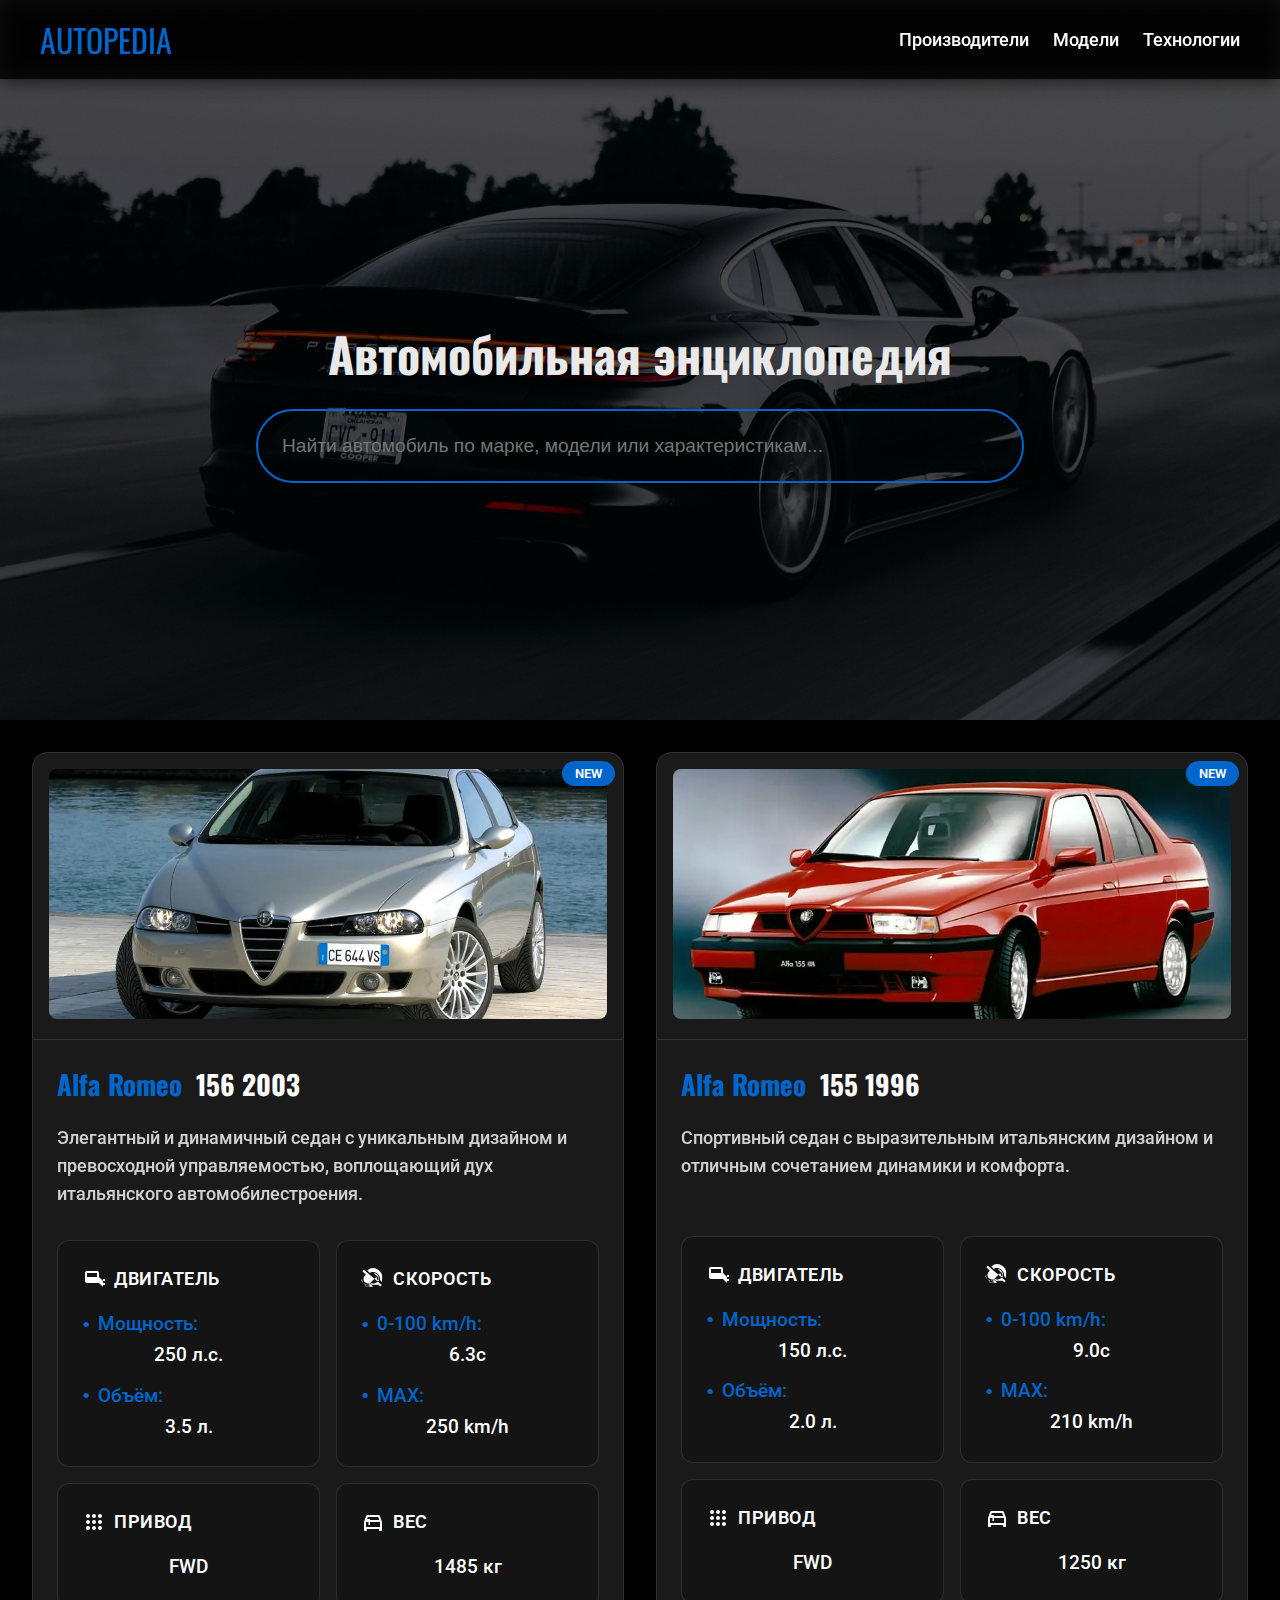
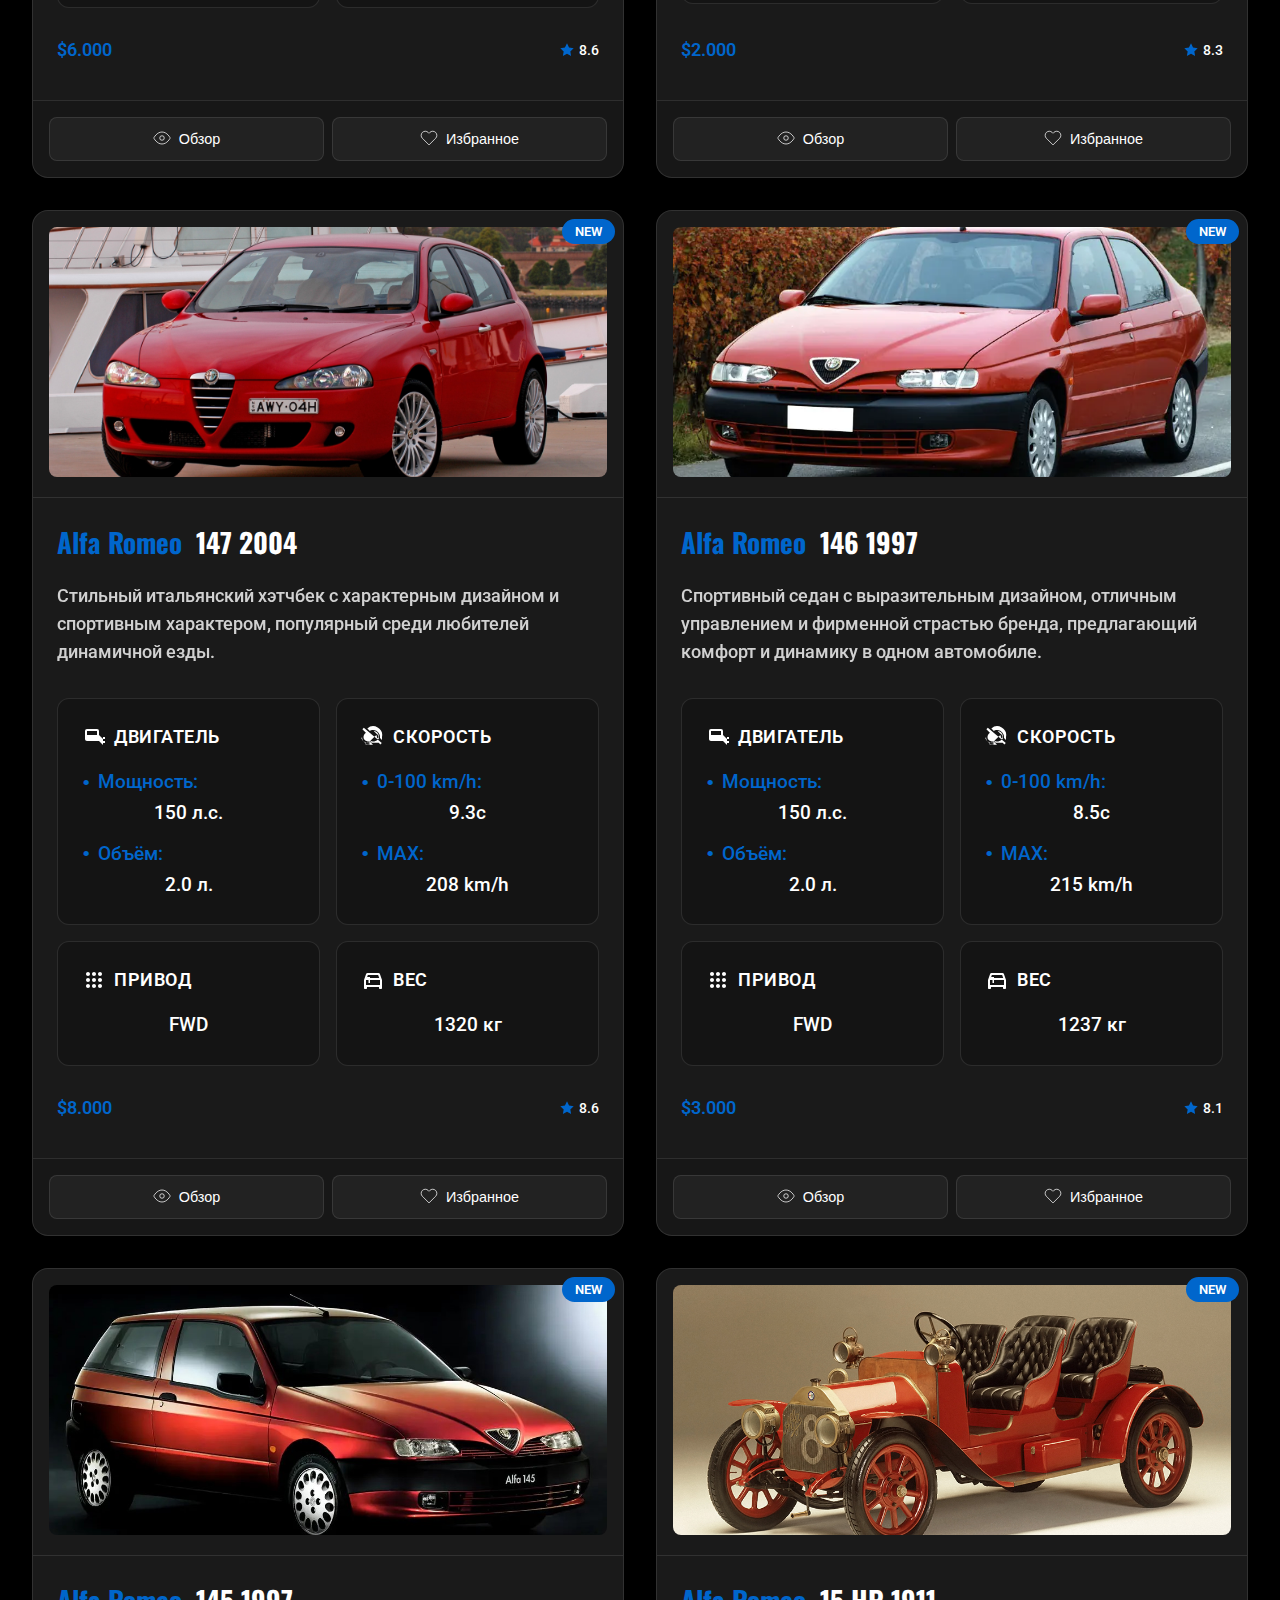
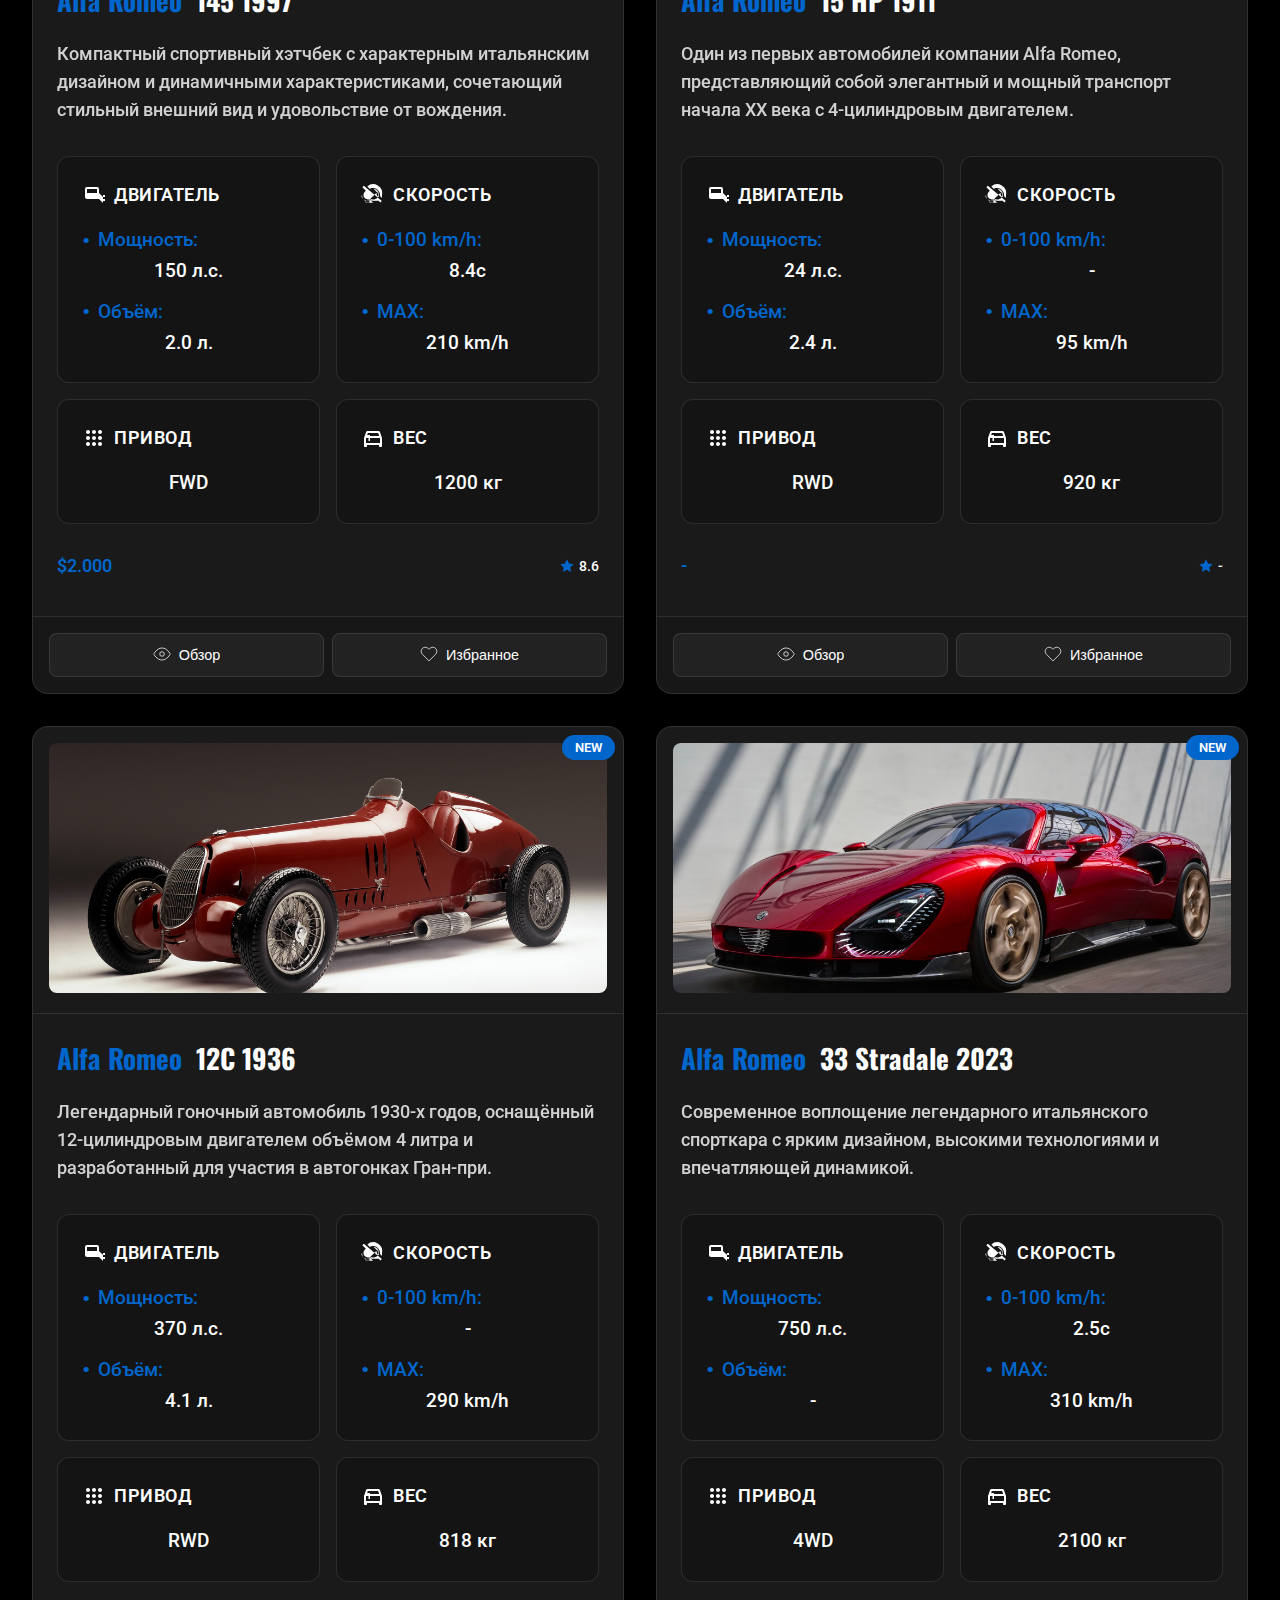
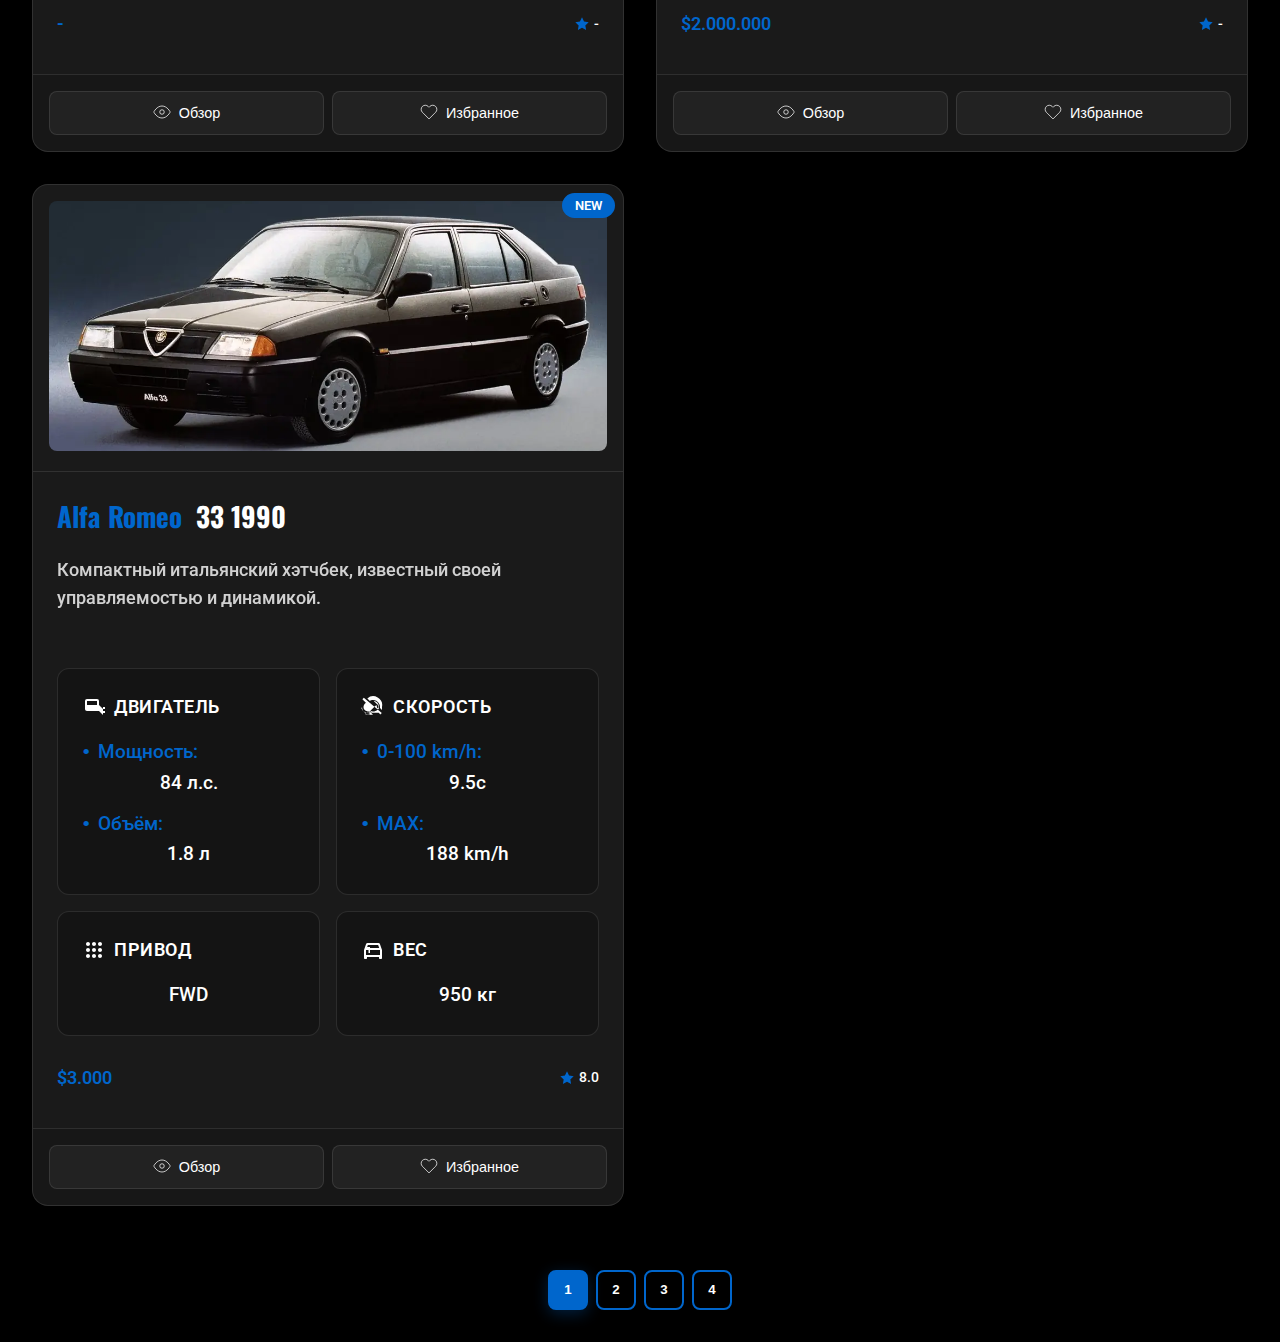
<file: index.html>
<!DOCTYPE html>
<html lang="ru">
<head>
    <meta charset="UTF-8">
    <meta name="viewport" content="width=device-width, initial-scale=1.0">
    <title>AutoPedia - Автомобильная энциклопедия</title>
    <link rel="stylesheet" href="css/style.css">
    <link href="https://fonts.googleapis.com/css2?family=Oswald:wght@400;600&family=Roboto:wght@300;400;500&display=swap" rel="stylesheet">
    <link rel="preconnect" href="https://fonts.googleapis.com">
    <link rel="preconnect" href="https://fonts.gstatic.com" crossorigin>
    <link href="https://fonts.googleapis.com/css2?family=Oswald:wght@200..700&family=Roboto:ital,wght@0,100..900;1,100..900&family=Source+Serif+4:ital,opsz,wght@0,8..60,200..900;1,8..60,200..900&display=swap" rel="stylesheet">
</head>
<body>
    <header class="header">
        <nav class="nav">
            <a href="#" class="logo">AUTOPEDIA</a>
            <div class="nav-links">
                <div class="nav-item with-mega-menu">
                    <a href="#manufacturers" class="nav-link">Производители</a>
                    <div class="mega-menu">
                        <div class="manufacturers-list"></div>
                        <div class="manufacturer-detail" style="display: none;">
                            <button class="back-button">← Назад</button>
                            <div class="brand-content"></div>
                        </div>
                    </div>
                </div>
                <a href="#models" class="nav-link">Модели</a>
                <a href="#tech" class="nav-link">Технологии</a>
            </div>
        </nav>
    </header>

    <section class="hero">
        <div class="search-container">
            <h1>Автомобильная энциклопедия</h1>
            <input type="text" class="search-input" placeholder="Найти автомобиль по марке, модели или характеристикам...">
        </div>
    </section>

    <main class="catalog-grid" id="catalog"></main>

    <div class="pagination">
        <div id="pageNumbers" class="page-numbers"></div>
    </div>

    <script src="js/main.js"></script>
</body>
</html>
</file>
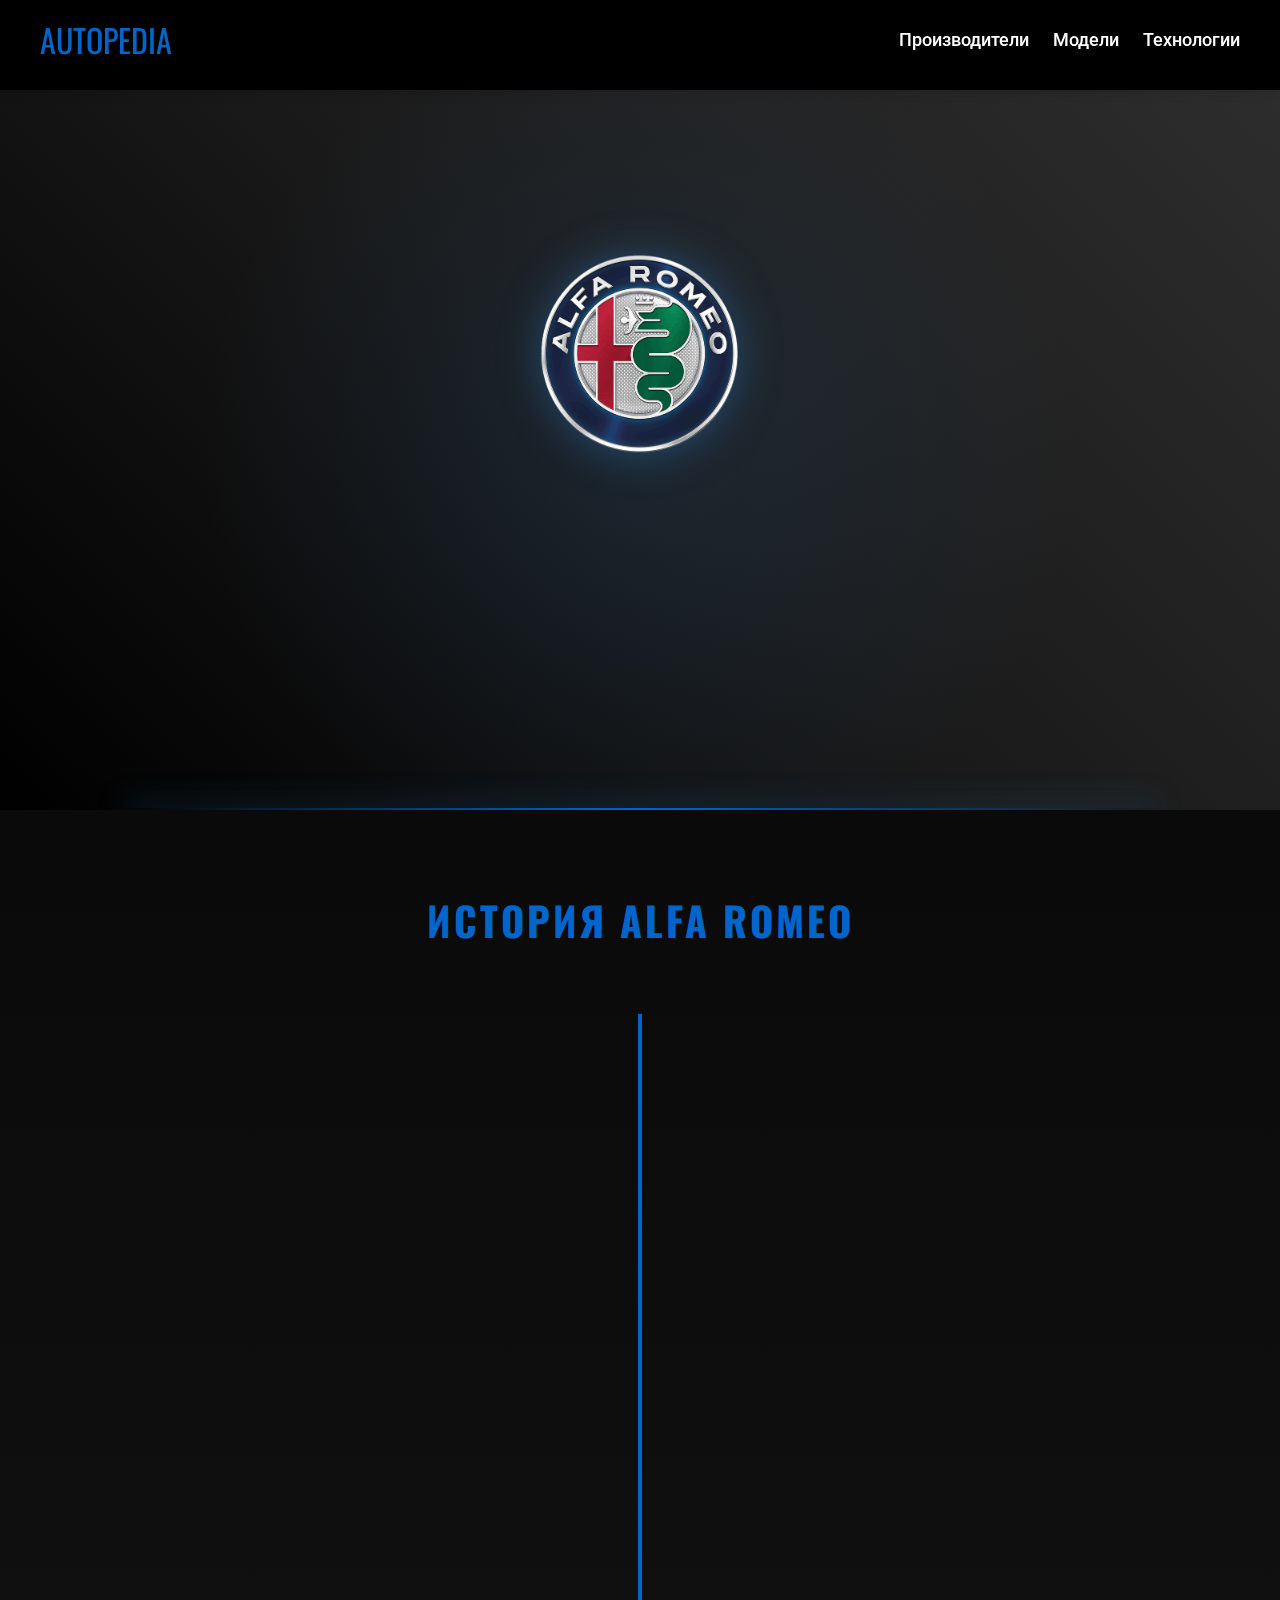
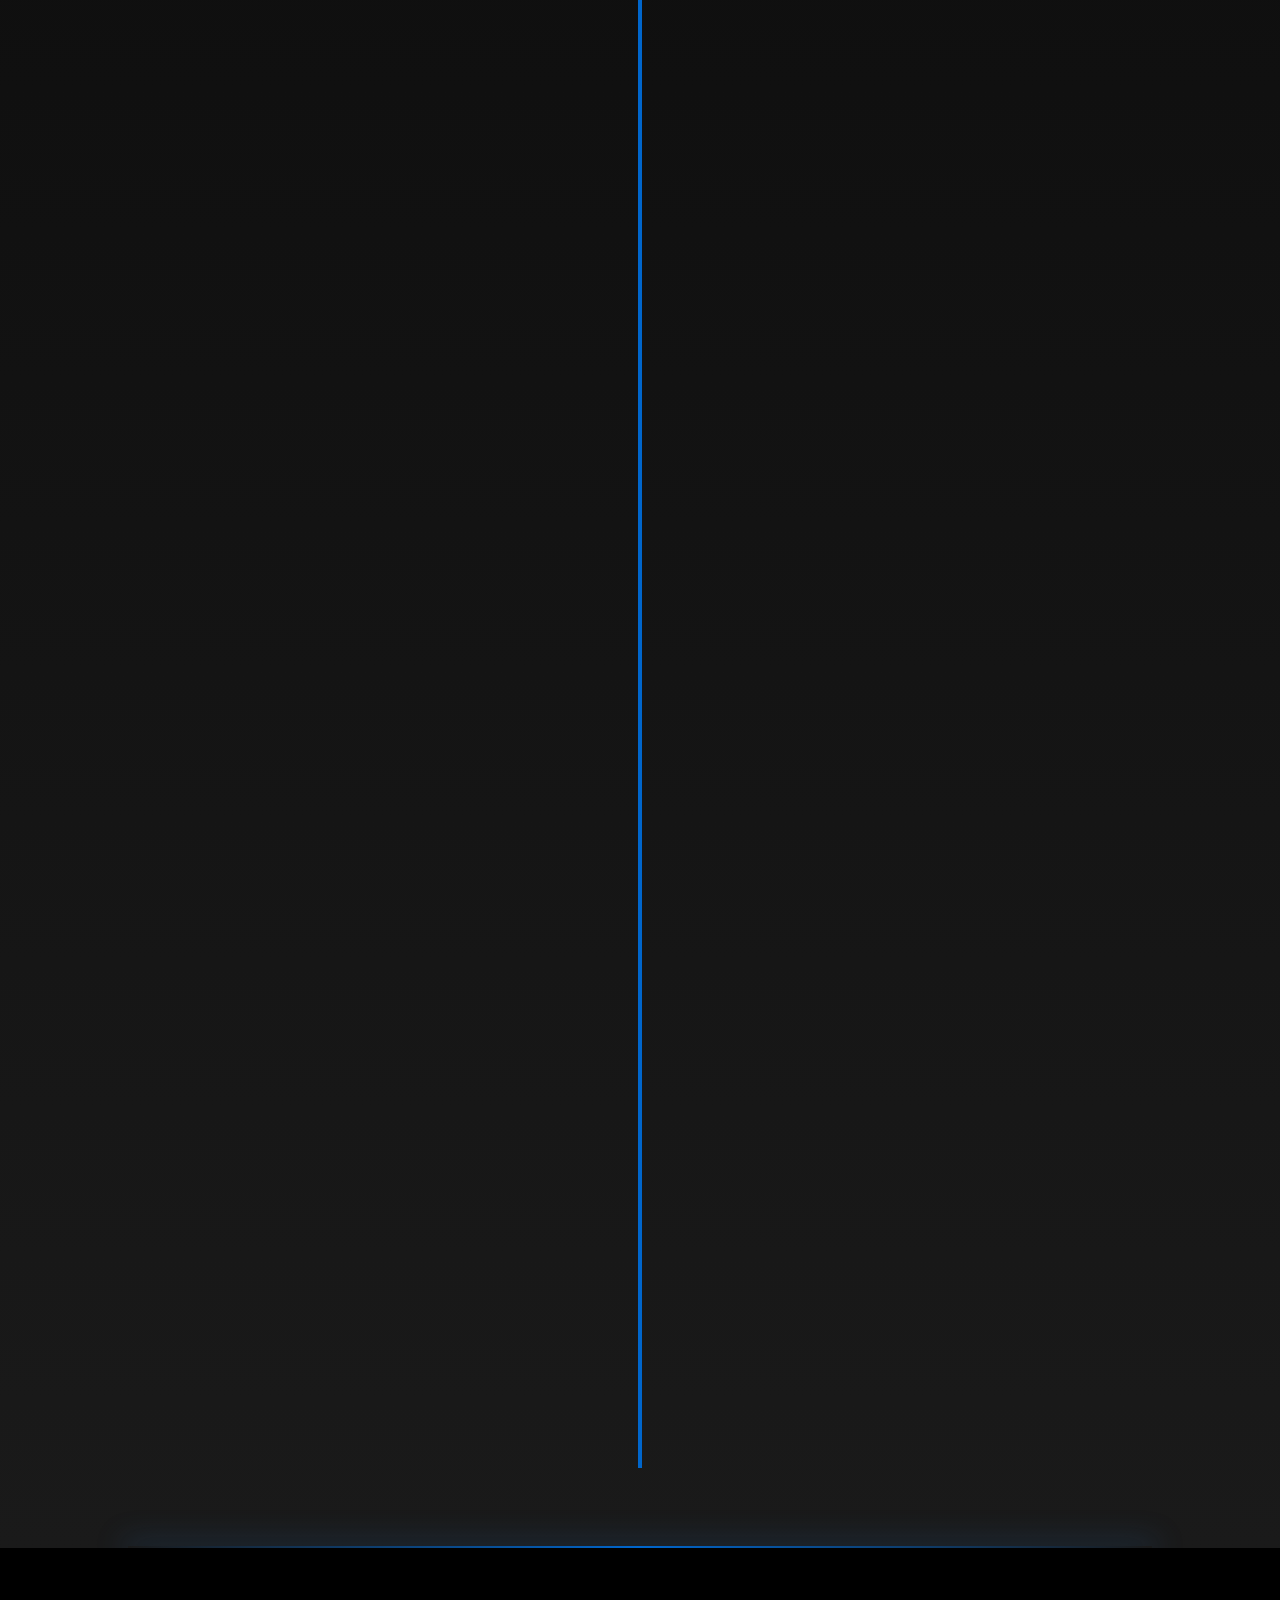
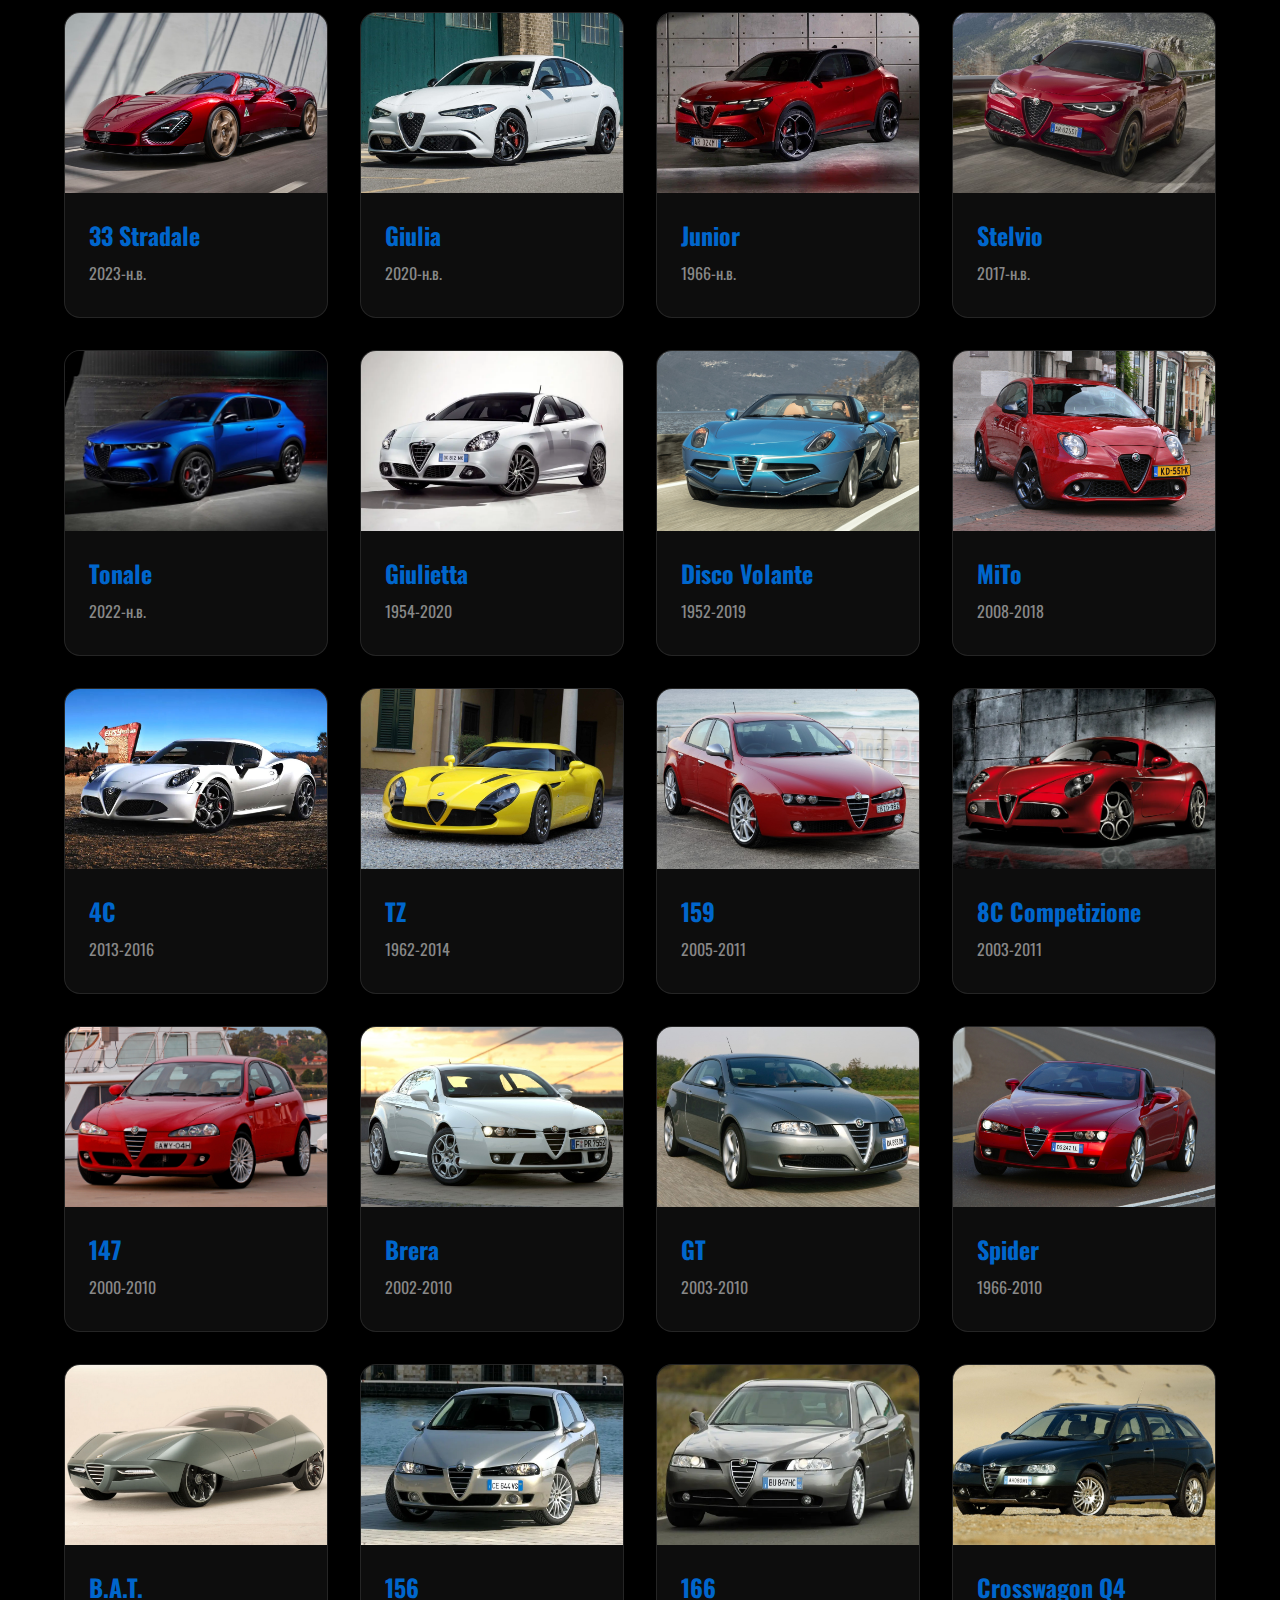
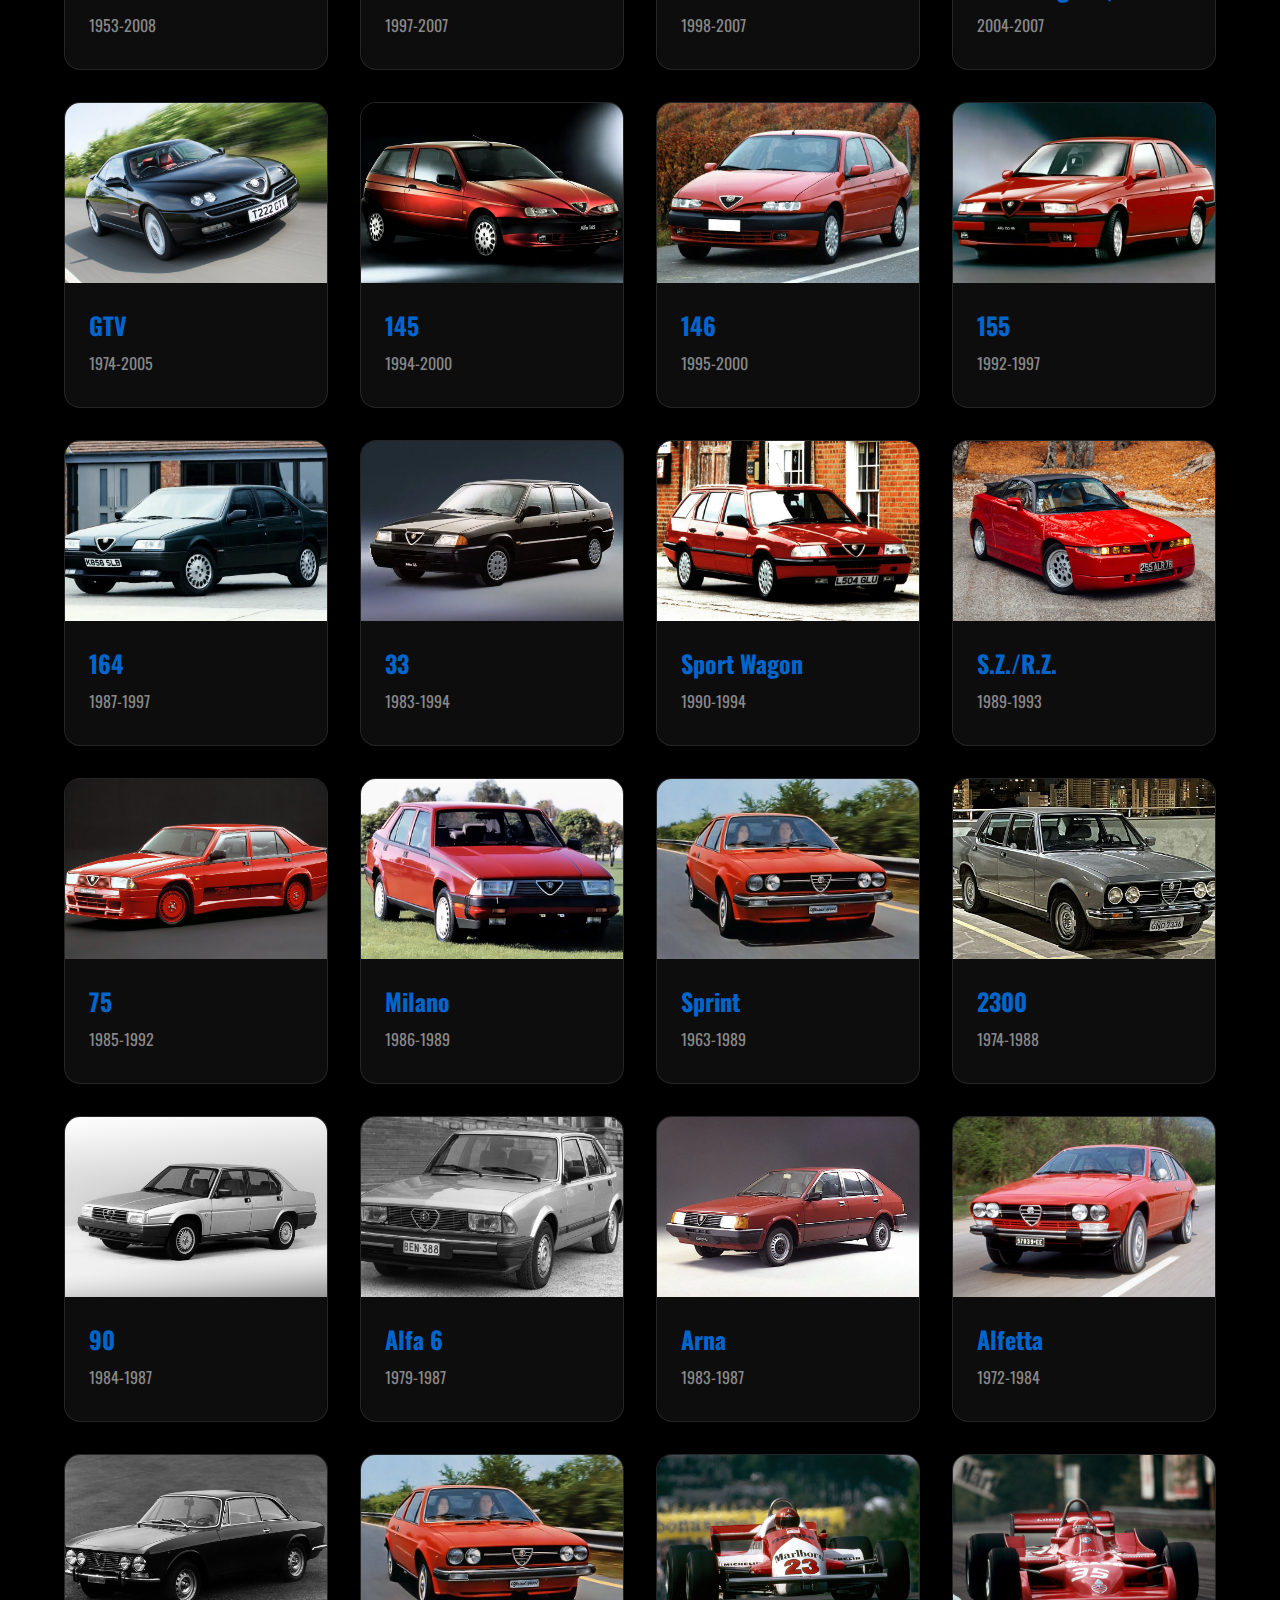
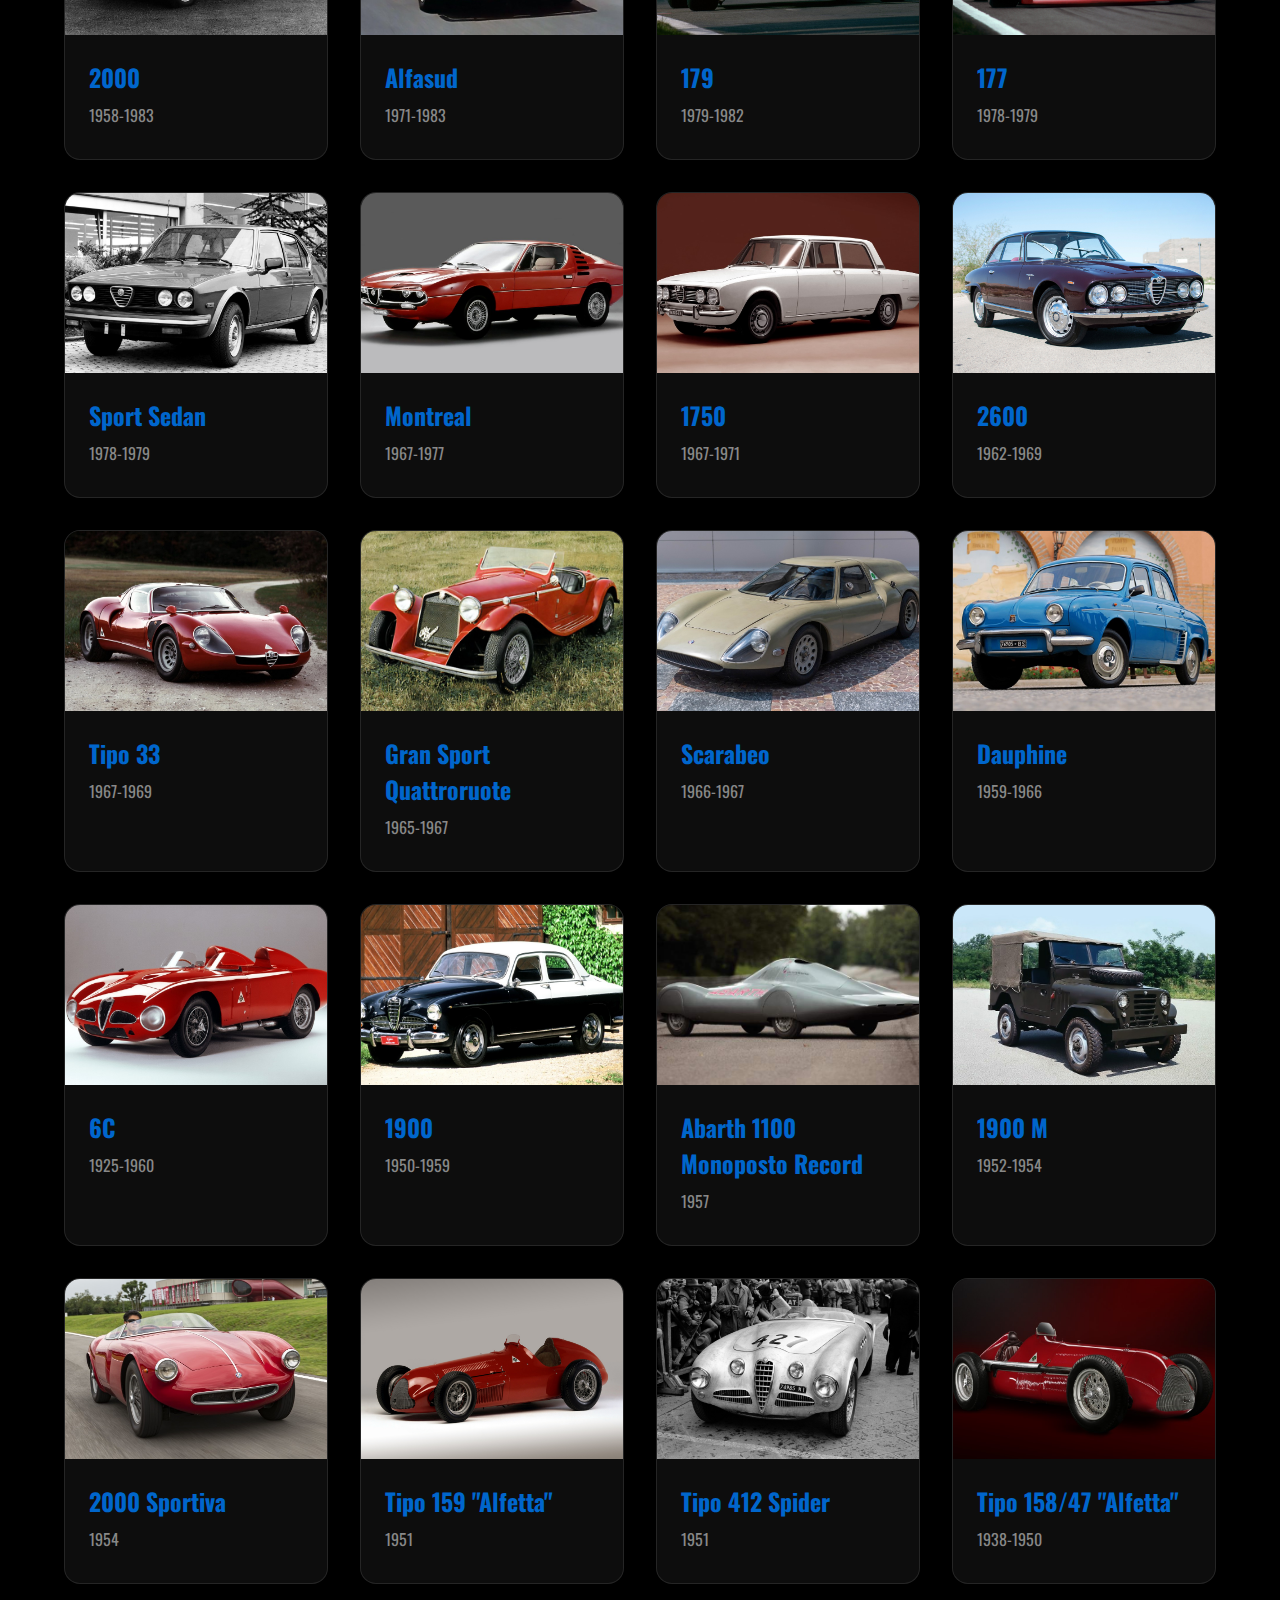
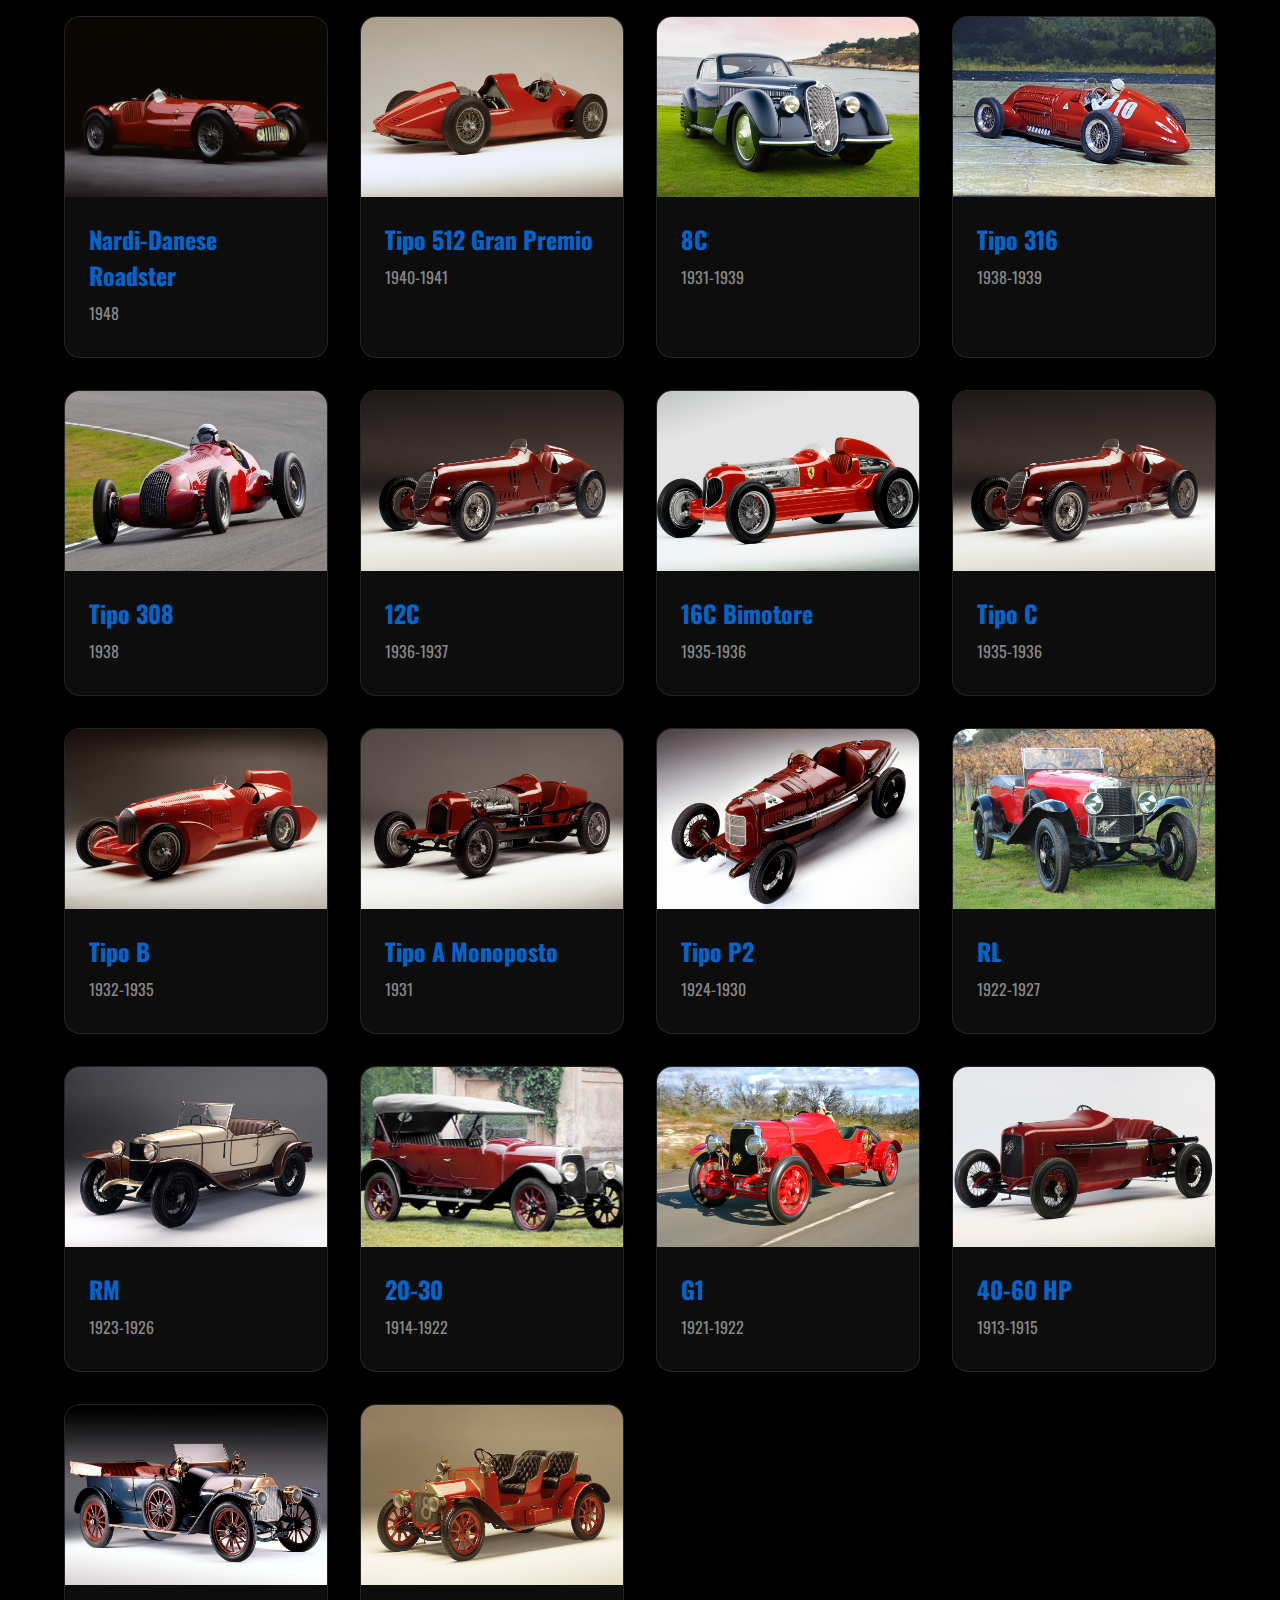
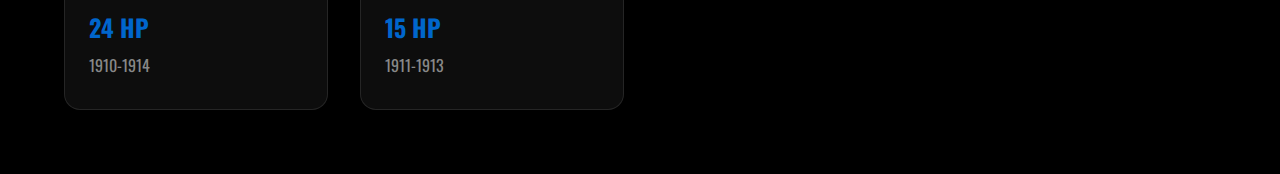
<file: brand/alfa-romeo/index.html>
<!DOCTYPE html>
<html lang="ru">
<head>
    <meta charset="UTF-8">
    <meta name="viewport" content="width=device-width, initial-scale=1.0">
    <title>Alfa Romeo | Официальный каталог</title>
    <link rel="stylesheet" href="css/style.css">
    <link rel="preconnect" href="https://fonts.googleapis.com">
    <link rel="preconnect" href="https://fonts.gstatic.com" crossorigin>
    <link href="https://fonts.googleapis.com/css2?family=Oswald:wght@200..700&family=Roboto:ital,wght@0,100..900;1,100..900&family=Source+Serif+4:ital,opsz,wght@0,8..60,200..900;1,8..60,200..900&display=swap" rel="stylesheet">
</head>
<body>

   <header class="header">
        <nav class="nav">
            <a href="../../index.html" class="logo">AUTOPEDIA</a>
            <div class="nav-links">
                <div class="nav-item with-mega-menu">
                    <a href="#manufacturers" class="nav-link">Производители</a>
                    <div class="mega-menu">
                        <div class="manufacturers-list"></div>
                        <div class="manufacturer-detail" style="display: none;">
                            <button class="back-button">← Назад</button>
                            <div class="brand-content"></div>
                        </div>
                    </div>
                </div>
                <a href="#models" class="nav-link">Модели</a>
                <a href="#tech" class="nav-link">Технологии</a>
            </div>
        </nav>
    </header>





<!-- Блок brand -->
<div class="brand">
    <img src="../../img/brands/alfaromeologo.png"
         alt="Alfa Romeo Logo"
         class="brand-logo2">
    <h1>Alfa Romeo</h1>
    <p>С 1910 года</p>
</div>

    <!-- Добавить после блока brand и перед main-container -->
<section class="history-section">
    <div class="timeline-container">
        <h2 class="section-title">История Alfa Romeo</h2>

        <div class="timeline">
            <!-- Timeline Items -->
            <div class="timeline-item">
                <div class="timeline-content">
                    <div class="timeline-year">1910</div>
                    <h3>Основание компании</h3>
                    <p>Компания основана в Милане как A.L.F.A. (Anonima Lombarda Fabbrica Automobili). Первая модель - 24 HP.</p>
                </div>
            </div>

            <div class="timeline-item">
                <div class="timeline-content">
                    <div class="timeline-year">1915</div>
                    <h3>Приход Никола Ромео</h3>
                    <p>Предприниматель Никола Ромео приобретает компанию, и в 1920 году марка получает имя Alfa Romeo.</p>
                </div>
            </div>

            <div class="timeline-item">
                <div class="timeline-content">
                    <div class="timeline-year">1950</div>
                    <h3>Золотая эра автоспорта</h3>
                    <p>Победы в Формуле-1 с легендарными гонщиками: Фанхио, Аскари, Фарина. Модель 158/159 Alfetta.</p>
                </div>
            </div>

            <div class="timeline-item">
                <div class="timeline-content">
                    <div class="timeline-year">1962</div>
                    <h3>Рождение Giulia</h3>
                    <p>Представлена Giulia - эталон спортивного седана. 157 000 произведенных экземпляров.</p>
                </div>
            </div>

            <div class="timeline-item">
                <div class="timeline-content">
                    <div class="timeline-year">2023</div>
                    <h3>Новая эра электромобилей</h3>
                    <p>Презентация 33 Stradale - первый полностью электрический суперкар компании.</p>
                </div>
            </div>
        </div>
    </div>
</section>

    <div class="main-container">
        <div class="container-grid">
            <!-- Модели будут добавляться через JavaScript -->
        </div>
    </div>

<script src="js/main.js"></script>

</body>
</html>
</file>
<file: css/style.css>
:root {
    --primary-dark: #000;
    --accent-blue: #0066cc;
    --text-light: #ffffff;
    --card-bg: #1a1a1a;
    --border-color: rgba(255, 255, 255, 0.1);
    --transition: all 0.3s ease;
    --primary: #0066cc
}

* {
    margin: 0;
    padding: 0;
    box-sizing: border-box;
}

body {
    font-family: 'Roboto', 'Oswald', sans-serif;
    background-color: var(--primary-dark);
    color: var(--text-light);
}

/* Header */
.header {
    padding: 1rem;
    background: rgba(0, 0, 0, 0.8);
    position: fixed;
    width: 100%;
    z-index: 1000;
}

.header::before {
    content: '';
    position: absolute;
    top: 0;
    left: 0;
    width: 100%;
    height: 100%;
    background: inherit;
    filter: blur(10px);
    z-index: -1;
}

.nav {
    display: flex;
    justify-content: space-between;
    align-items: center;
    max-width: 1200px;
    margin: 0 auto;
}

.nav-links {
    display: flex;
    grid-gap: 1.5rem;
}

.nav-link {
    color: var(--text-light);
    text-decoration: none;
    font-size: 1.1rem;
    font-weight: 500;
    position: relative;
    transition: color 0.3s ease, transform 0.3s ease;
}

.nav-link:hover {
    color: var(--accent-blue);
}

.nav-link::after {
    content: '';
    position: absolute;
    left: 0;
    bottom: -5px;
    width: 100%;
    height: 2px;
    background-color: var(--accent-blue);
    transform: scaleX(0);
    transform-origin: right;
    transition: transform 0.3s ease;
}

.nav-link:hover::after {
    transform: scaleX(1);
    transform-origin: left;
}

.nav-link.active {
    color: var(--accent-blue);
    font-weight: 600;
}

.nav-link.active::after {
    transform: scaleX(1);
}

.logo {
    font-family: 'Oswald', sans-serif;
    font-size: 2rem;
    color: var(--accent-blue);
    text-decoration: none;
    transition: transform 0.3s ease;
}

/* Hero Section */
.hero {
    height: 80vh;
    background: linear-gradient(rgba(0,0,0,0.7), rgba(0,0,0,0.7)), url("../img/intro.jpg") center/cover no-repeat;
    display: flex;
    align-items: center;
    justify-content: center;
    padding-top: 80px;
}

.search-container {
    width: 60%;
    text-align: center;
}

.search-container h1 {
    font-family: 'Oswald', sans-serif;
    padding-bottom: 20px;
    font-size: 48px;
    color: #e9e9e9;
}

.search-input {
    width: 100%;
    padding: 1.5rem;
    border-radius: 50px;
    border: 2px solid var(--accent-blue);
    background: transparent;
    color: white;
    font-size: 1.2rem;
    transition: all 0.3s ease;
}

/* Car Catalog Grid */
.catalog-grid {
    display: grid;
    grid-template-columns: repeat(auto-fill, minmax(400px, 1fr));
    grid-gap: 2rem;
    padding: 2rem;
    max-width: 1440px;
    margin: 0 auto;
}




.car-card {
    background: var(--card-bg);
    border-radius: 16px;
    overflow: hidden;
    transition: var(--transition);
    display: flex;
    flex-direction: column;
    border: 1px solid var(--border-color);
    height: 100%;
}

.car-card:hover {
    transform: translateY(-5px);
    box-shadow: 0 10px 30px rgba(0, 102, 204, 0.2);
}

.card-header {
    border-bottom: 1px solid rgba(255, 255, 255, 0.1);
    position: relative;
    padding: 1rem;
}

.car-badge {
    position: absolute;
    top: 0.5rem;
    right: 0.5rem;
    background: var(--primary);
    color: var(--text-light);
    padding: 0.3rem 0.8rem;
    border-radius: 16px;
    font-size: 0.8rem;
    font-weight: 600;
    z-index: 2;
}

.car-image {
    width: 100%;
    height: 250px;
    object-fit: cover;
    border-radius: 8px;
    transition: var(--transition);
}

.card-body {
    padding: 1.5rem;
    flex-grow: 1;
    display: flex;
    flex-direction: column;
    grid-gap: 1rem;
}

.car-title {
    display: flex;

    font-size: 1.7rem;
    margin: 0;

}

 .car-description {
     font-weight: 500;
            font-size: 1.1rem;
            opacity: 0.8;
            line-height: 1.6;
            min-height: 80px;
        }

.car-brand {
    color: var(--accent-blue);
    display: block;
    font-family: 'Oswald', sans-serif;
    margin-bottom: 0.25rem;
}

.car-model{
    display: block;
    font-family: 'Oswald', sans-serif;
    margin-bottom: 0.25rem;
}

.spec-acc{
    color: var(--accent-blue);
}

.spec-max{
    color: var(--accent-blue);
}

.spec-grid {
    display: grid;
    grid-template-columns: repeat(2, 1fr);
    grid-gap: 1rem;
    margin: 1rem 0;
}

.spec-item {
    text-align: center;
    padding: 1.5rem;
    background: rgba(0, 0, 0, 0.2);
    border-radius: 12px;
    border: 1px solid rgba(255,255,255,0.1);
    transition: all 0.3s ease
}

.spec-item:hover {
    background: rgba(0, 0, 0, 0.35);
    transform: translateY(-3px);
    box-shadow: 0 8px 24px rgba(0,0,0,0.15);
}

.spec-power::before,
.spec-volume::before,
.spec-acc::before,
.spec-max::before {
    content: "•";
    color: var(--accent-blue);
    font-size: 1.5rem;
    line-height: 0;
}


.spec-label {
    font-size: 1.1rem;
    color: var(--text-light);
    margin-bottom: 1rem;
    font-weight: 600;
    letter-spacing: 0.5px;
    text-transform: uppercase;
    position: relative;
}


/* Иконки для заголовков */
.spec-label::before {
    content: '';
    display: inline-block;
    width: 24px;
    height: 24px;
    background-size: contain;
    filter: brightness(0) invert(1);
}

/* CSS */
.spec-label {
    position: relative;
    padding-left: 32px;
    min-height: 28px;
    display: flex;
    align-items: center;
    margin-bottom: 1rem;
}

.spec-power,
.spec-volume,
.spec-acc,
.spec-max {
    font-weight: 500;
    text-align: center;
    width: 100%;
    display: flex;
    align-items: center;
    grid-gap: 0.5rem;
}

.spec-label::before {
    content: '';
    position: absolute;
    left: 0;
    top: 50%;
    transform: translateY(-50%);
    width: 24px;
    height: 24px;
    background-size: contain;
    background-repeat: no-repeat;
}

.spec-label[data-label="Двигатель"]::before {
    background-image: url("data:image/svg+xml,%3Csvg xmlns='http://www.w3.org/2000/svg' viewBox='0 0 24 24' fill='%230066cc'%3E%3Cpath d='M21 16v-2l-4-4V6a2 2 0 0 0-2-2H5a2 2 0 0 0-2 2v8c0 1.1.9 2 2 2h12l4 4v-2h2v-2h-2v-2h2v-2h-2zM5 6h10v4H5V6z'/%3E%3C/svg%3E");
}

.spec-label[data-label="Разгон"]::before {
    background-image: url("data:image/svg+xml,%3Csvg xmlns='http://www.w3.org/2000/svg' viewBox='0 0 24 24' fill='%230066cc'%3E%3Cpath d='M13 5.08A7 7 0 0 1 19 12v1.1l2 2V12A9 9 0 0 0 6.34 3.44L8.9 5.99C9.62 5.35 10.5 5 12 5c1.5 0 2.4.35 3.07.76l.93-.68zM2.81 2.81L1.39 4.22 4.9 7.73C3.28 9.1 2.5 10.5 2.5 12c0 2.3 1.9 4.5 5.5 4.5.55 0 1.08-.06 1.58-.16l1.58 1.58c-.88.24-1.83.38-2.83.38-3.5 0-6.58-1.92-7.95-4.78l-.02-.03L1 12c0 2.8 1.63 5.2 4.02 6.3L5.5 20h3l.04-3.71 3.46 3.46H5.5c-.55 0-1-.45-1-1s.45-1 1-1h12.23l1.64 1.64 1.41-1.42L2.81 2.81zM12 16.5c-1.01 0-1.87-.25-2.61-.68l5.93-5.92c.43.74.68 1.6.68 2.6v.1l2 2V12c0-3.15-2.34-5.78-5.46-6.2l2.99 2.99C16.68 9.41 17.5 10.85 17.5 12c0 2.3-1.9 4.5-5.5 4.5z'/%3E%3C/svg%3E");
}

.spec-label[data-label="Привод"]::before {
    background-image: url("data:image/svg+xml,%3Csvg xmlns='http://www.w3.org/2000/svg' viewBox='0 0 24 24' fill='%230066cc'%3E%3Cpath d='M12 16c1.1 0 2 .9 2 2s-.9 2-2 2-2-.9-2-2 .9-2 2-2m0-6c1.1 0 2 .9 2 2s-.9 2-2 2-2-.9-2-2 .9-2 2-2m0-6c1.1 0 2 .9 2 2s-.9 2-2 2-2-.9-2-2 .9-2 2-2M6 16c1.1 0 2 .9 2 2s-.9 2-2 2-2-.9-2-2 .9-2 2-2m0-6c1.1 0 2 .9 2 2s-.9 2-2 2-2-.9-2-2 .9-2 2-2m0-6c1.1 0 2 .9 2 2s-.9 2-2 2-2-.9-2-2 .9-2 2-2m12 12c1.1 0 2 .9 2 2s-.9 2-2 2-2-.9-2-2 .9-2 2-2m0-6c1.1 0 2 .9 2 2s-.9 2-2 2-2-.9-2-2 .9-2 2-2m0-6c1.1 0 2 .9 2 2s-.9 2-2 2-2-.9-2-2 .9-2 2-2z'/%3E%3C/svg%3E");

}

.spec-label[data-label="Вес"]::before {
    background-image: url("data:image/svg+xml,%3Csvg xmlns='http://www.w3.org/2000/svg' viewBox='0 0 24 24' fill='%230066cc'%3E%3Cpath d='M18.92 6.01C18.72 5.42 18.16 5 17.5 5h-11c-.66 0-1.21.42-1.42 1.01L3 12v8c0 .55.45 1 1 1h1c.55 0 1-.45 1-1v-1h12v1c0 .55.45 1 1 1h1c.55 0 1-.45 1-1v-8l-2.08-5.99zM6.85 7h10.29l1.08 3.11H5.77L6.85 7zM19 17H5v-5h14v5zm-5-7H9.5c-.28 0-.5.22-.5.5s.22.5.5.5h4.5c.28 0 .5-.22.5-.5s-.22-.5-.5-.5z'/%3E%3Cpath d='M7.5 15H9V9H6v1.5h1.5z'/%3E%3C/svg%3E");
}

.spec-power,
.spec-volume {
    color: var(--accent-blue) !important;
}

.spec-acc > span:first-child,
.spec-max > span:first-child {
    color: var(--accent-blue) !important;
}

.spec-value {
    font-size: 1.2rem;
    font-weight: 500;
    line-height: 1.6;
    display: grid;
}

.spec-power span:last-child,
.spec-volume span:last-child,
.spec-acc:last-child,
.spec-max span:last-child {
    color: var(--text-light);
    font-size: 1.2rem;
    font-weight: 600;
    display: block;
    margin-top: 0.25rem;
}

.spec-volume{
    padding-top: 10px;
}

.spec-speed{
    padding-top: 10px;
}

.spec-drive {
    display: inline-block;
    padding: 0.4rem 1rem;
    background: rgba(0,102,204,0.15);
    border: 1px solid var(--accent-blue);
    border-radius: 20px;
    font-size: 0.95rem;
}


.additional-info {
    display: flex;
    justify-content: space-between;
    align-items: center;
    margin-top: auto;
}

.car-price {
    font-size: 1.1rem;
    font-weight: 600;
    color: var(--accent-blue);
}

.car-rating {
    display: flex;
    align-items: center;
    grid-gap: 0.25rem;
    font-size: 0.9rem;
    font-weight: 500;
}

.car-rating svg {
    width: 16px;
    height: 16px;
    fill: var(--primary);
}

.action-bar {
    display: flex;
    align-items: end;
    grid-gap: 0.5rem;
    padding: 1rem;
    background: rgba(0, 0, 0, 0.1);
    border-top: 1px solid var(--border-color);
    margin-top: auto;
}

.action-btn {
    font-weight: 500;
    font-size: 0.9rem;
    flex: 1;
    padding: 0.75rem;
    display: flex;
    align-items: center;
    justify-content: center;
    grid-gap: 0.5rem;
    background: rgba(255, 255, 255, 0.05);
    border: 1px solid var(--border-color);
    color: var(--text-light);
    border-radius: 8px;
    cursor: pointer;
    transition: var(--transition);
}

.action-btn:hover {
    background: var(--accent-blue);
    border-color: var(--accent-blue);
}

.action-btn svg {
    transform: translateY(-1px);
    width: 18px;
    height: 18px;
}

        .additional-info {
            display: flex;
            justify-content: space-between;
            align-items: center;
            margin-bottom: 1.0rem;
        }

/* Стили для пагинации */
.pagination {
    display: flex;
    justify-content: center;
    padding: 2rem 0;
}

.page-numbers {
    display: flex;
    grid-gap: 0.5rem;
    flex-wrap: wrap;
    justify-content: center;
}

.page-btn {
    width: 40px;
    height: 40px;
    border: 2px solid var(--accent-blue);
    border-radius: 8px;
    background: transparent;
    color: var(--text-light);
    font-weight: 600;
    cursor: pointer;
    transition: all 0.3s ease;
    display: flex;
    align-items: center;
    justify-content: center;
}

.page-btn:hover {
    background: rgba(0, 102, 204, 0.2);
    transform: translateY(-2px);
}

.page-btn.active {
    background: var(--accent-blue);
    border-color: var(--accent-blue);
    box-shadow: 0 4px 15px rgba(0, 102, 204, 0.3);
}

.page-btn.disabled {
    opacity: 0.5;
    cursor: not-allowed;
}

/*Media*/
@media (max-width: 768px) {
  .cars-grid {
    grid-template-columns: 1fr;
    grid-gap: 1rem;
  }

  .card {
    margin: 0.5rem;
    padding: 1rem;
  }

  .car-image {
    height: 180px;
  }

  .car-info h3 {
    font-size: 1.2rem;
  }
  .price {
    font-size: 1.3rem;
  }

  .action-bar {
    flex-direction: column;
    grid-gap: 0.5rem;
  }

  .action-btn {
    width: 100%;
    padding: 0.8rem;
    font-size: 1rem;
  }

  .search-input {
    padding: 0.8rem;
    font-size: 1rem;
  }

  .rating svg {
    width: 16px;
    height: 16px;
  }
}

@media (max-width: 480px) {
  .car-image {
    height: 150px;
  }

  .car-info h3 {
    font-size: 1.1rem;
  }

  .price {
    font-size: 1.2rem;
  }

  .card-body {
    padding: 0.8rem;
  }
}


    /* Иконка шеврона для индикации */
   /* Обновленные стили */
/* Основные стили для мега-меню */
.with-mega-menu {
    position: relative;
}

.mega-menu {
    max-height: 80vh;
     overflow-y: auto;
    position: absolute;
    top: 100%;
    left: 0;
    width: 70vh;
    background: var(--card-bg);
    border: 2px solid var(--accent-blue);
    border-radius: 8px;
    padding: 20px;
    opacity: 0;
    visibility: hidden;
    transition: all 0.3s ease;
    z-index: 1000;
    box-shadow: 0 10px 30px rgba(0, 0, 0, 0.3);
}

.with-mega-menu:hover .mega-menu {
    opacity: 1;
    visibility: visible;
    transform: translateY(10px);
}

.manufacturers-menu {
    position: relative;
    display: inline-block;
}

.manufacturers-dropdown {
    position: absolute;
    top: 100%;
    left: 0;
    background: var(--card-bg);
    border: 1px solid var(--border-color);
    border-radius: 8px;
    padding: 15px;
    min-width: 250px;
    opacity: 0;
    visibility: hidden;
    transition: all 0.3s ease;
    z-index: 1000;
    box-shadow: 0 10px 30px rgba(0,0,0,0.3);
}

.manufacturers-dropdown:hover,
.with-dropdown:hover .manufacturers-dropdown {
    opacity: 1;
    visibility: visible;
    transform: translateY(10px);
}


.manufacturers-list {
    display: grid;
    grid-template-columns: repeat(auto-fill, minmax(140px, 1fr));
    grid-gap: 15px;
}

.manufacturer-item {
    display: flex;
    align-items: center;
    padding: 10px;
    border-radius: 6px;
    background: rgba(255, 255, 255, 0.05);
    transition: all 0.2s ease;
    cursor: pointer;
}

.manufacturer-item:hover {
    background: var(--accent-blue);
}

.manufacturer-item img {
    width: 30px;
    height: 30px;
    margin-right: 10px;
    object-fit: contain;
}

.manufacturer-detail {
    position: absolute;
    top: 0;
    left: 0;
    right: 0;
    bottom: 0;
    background: var(--card-bg);
    padding: 20px;
}

.brand-header {
    display: flex;
    align-items: center;
    margin-bottom: 20px;
}

.brand-logo {
    width: 24px;
    height: 24px;
    margin-right: 10px;
    vertical-align: middle;
    object-fit: contain;
}

.models-grid {
    cursor: pointer;
    display: grid;
    grid-template-columns: repeat(auto-fill, minmax(100px, 1fr));
    grid-gap: 2px 6px;
    padding-top: 10px;
    padding-bottom: 10px;
}



.back-button {
    align-items: center;
    display: flex;
    background: none;
    border: none;
    color: var(--accent-blue);
    cursor: pointer;
    margin-bottom: 15px;
    font-size: 16px;
}

.brand-item {
    position: relative;
    padding: 10px 15px;
    margin: 5px 0;
    border-radius: 6px;
    cursor: pointer;
    transition: all 0.2s ease;
}

.brand-item:hover {
    background: rgba(255,255,255,0.05);
}

.brand-models {
    position: absolute;
    left: 100%;
    top: 0;
    background: var(--card-bg);
    border: 1px solid var(--border-color);
    border-radius: 8px;
    padding: 10px;
    min-width: 200px;
    opacity: 0;
    visibility: hidden;
    transition: all 0.2s ease;
    box-shadow: 0 5px 15px rgba(0,0,0,0.2);
}

.brand-item:hover .brand-models {
    opacity: 1;
    visibility: visible;
    transform: translateX(10px);
}

.model-item {
    padding: 8px 12px;
    margin: 3px 0;
    border-radius: 4px;
    transition: all 0.2s ease;
    background: rgba(255, 255, 255, 0.05);
    border: 1.5px solid var(--accent-blue);
    transition: all 0.2 ease;
}

.model-item:hover {
    background: var(--accent-blue);
    color: white;
    border-color: #000;
}

.all-models-button {
    margin-top: 20px;
    padding: 12px 24px;
    background: var(--accent-blue);
    color: white;
    border: none;
    border-radius: 6px;
    cursor: pointer;
    display: flex;
    align-items: center;
    grid-gap: 10px;
    transition: all 0.3s ease;
    font-weight: 500;
    width: 100%;
    justify-content: center;
    font-size: 16px;
}

.all-models-button:hover {
    background: #2a6db0;
    transform: translateY(-2px);
    box-shadow: 0 5px 15px rgba(42, 109, 176, 0.3);
}

.all-models-button svg {
    transition: transform 0.3s ease;
}

.all-models-button:hover svg {
    transform: translateX(5px);
}

.popular-models h3 {
    padding-top: 20px;
    font-size: 1.2em;
}
</file>
<file: brand/alfa-romeo/css/style.css>
:root {
    --rosso-alfa: #0066cc;
    --background: #0F0F0F;
    --text-light: #F5F5F5;
    --primary-dark: #000;


    --accent-blue: #0066cc;
    --text-light: #ffffff;
    --card-bg: #1a1a1a;
    --border-color: rgba(255, 255, 255, 0.1);
    --transition: all 0.3s ease;
    --primary: #0066cc
        }

* {
    margin: 0;
    padding: 0;
    box-sizing: border-box;
}

body {
    font-family: 'Roboto', 'Oswald', sans-serif;
    background-color: var(--primary-dark);
    color: var(--text-light);
}

.header {
    padding: 1rem;
    background: rgba(0, 0, 0, 0.8);
    position: fixed;
    top: 0;
    left: 0;
    width: 100%;
    z-index: 1000;
    transform: translateY(0) !important;
    box-shadow: 0 2px 10px rgba(0, 0, 0, 0.3);
}

.header::before {
    content: '';
    position: absolute;
    top: 0;
    left: 0;
    width: 100%;
    height: 100%;
    background: inherit;
    filter: blur(10px);
    z-index: -1;
}


.nav {
    display: flex;
    justify-content: space-between;
    align-items: center;
    max-width: 1200px;
    margin: 0 auto;
}

.nav-links {
    display: flex;
    grid-gap: 1.5rem;
}

.nav-link {
    color: var(--text-light);
    text-decoration: none;
    font-size: 1.1rem;
    font-weight: 500;
    position: relative;
    transition: color 0.3s ease, transform 0.3s ease;
}

.nav-link:hover {
    color: var(--accent-blue);
}

.nav-link::after {
    content: '';
    position: absolute;
    left: 0;
    bottom: -5px;
    width: 100%;
    height: 2px;
    background-color: var(--accent-blue);
    transform: scaleX(0);
    transform-origin: right;
    transition: transform 0.3s ease;
}

.nav-link:hover::after {
    transform: scaleX(1);
    transform-origin: left;
}

.nav-link.active {
    color: var(--accent-blue);
    font-weight: 600;
}

.nav-link.active::after {
    transform: scaleX(1);
}

.logo {
    font-family: 'Oswald', sans-serif;
    font-size: 2rem;
    color: var(--accent-blue);
    text-decoration: none;
    transition: transform 0.3s ease;
}

.with-mega-menu {
    position: relative;
}

.mega-menu {
    max-height: 80vh;
     overflow-y: auto;
    position: absolute;
    top: 100%;
    left: 0;
    width: 70vh;
    background: var(--card-bg);
    border: 2px solid var(--accent-blue);
    border-radius: 8px;
    padding: 20px;
    opacity: 0;
    visibility: hidden;
    transition: all 0.3s ease;
    z-index: 1000;
    box-shadow: 0 10px 30px rgba(0, 0, 0, 0.3);
}

.with-mega-menu:hover .mega-menu {
    opacity: 1;
    visibility: visible;
    transform: translateY(10px);
}

.manufacturers-menu {
    position: relative;
    display: inline-block;
}

.manufacturers-dropdown {
    position: absolute;
    top: 100%;
    left: 0;
    background: var(--card-bg);
    border: 1px solid var(--border-color);
    border-radius: 8px;
    padding: 15px;
    min-width: 250px;
    opacity: 0;
    visibility: hidden;
    transition: all 0.3s ease;
    z-index: 1000;
    box-shadow: 0 10px 30px rgba(0,0,0,0.3);
}

.manufacturers-dropdown:hover,
.with-dropdown:hover .manufacturers-dropdown {
    opacity: 1;
    visibility: visible;
    transform: translateY(10px);
}


.manufacturers-list {
    display: grid;
    grid-template-columns: repeat(auto-fill, minmax(140px, 1fr));
    grid-gap: 15px;
}

.manufacturer-item {
    display: flex;
    align-items: center;
    padding: 10px;
    border-radius: 6px;
    background: rgba(255, 255, 255, 0.05);
    transition: all 0.2s ease;
    cursor: pointer;
}

.manufacturer-item:hover {
    background: var(--accent-blue);
}

.manufacturer-item img {
    width: 30px;
    height: 30px;
    margin-right: 10px;
    object-fit: contain;
}

.manufacturer-detail {
    position: absolute;
    top: 0;
    left: 0;
    right: 0;
    bottom: 0;
    background: var(--card-bg);
    padding: 20px;
}

.brand-header {
    display: flex;
    align-items: center;
    margin-bottom: 20px;
}

.brand-logo {
    width: 24px;
    height: 24px;
    margin-right: 10px;
    vertical-align: middle;
    object-fit: contain;
}

.models-grid {
    cursor: pointer;
    display: grid;
    grid-template-columns: repeat(4, 1fr); /* 4 колонки */
    gap: 15px;
    grid-gap: 2px 6px;
    padding-top: 10px;
    padding-bottom: 10px;
}



.back-button {
    align-items: center;
    display: flex;
    background: none;
    border: none;
    color: var(--accent-blue);
    cursor: pointer;
    margin-bottom: 15px;
    font-size: 16px;
}

.brand-item {
    position: relative;
    padding: 10px 15px;
    margin: 5px 0;
    border-radius: 6px;
    cursor: pointer;
    transition: all 0.2s ease;
}

.brand-item:hover {
    background: rgba(255,255,255,0.05);
}

.brand-models {
    position: absolute;
    left: 100%;
    top: 0;
    background: var(--card-bg);
    border: 1px solid var(--border-color);
    border-radius: 8px;
    padding: 10px;
    min-width: 200px;
    opacity: 0;
    visibility: hidden;
    transition: all 0.2s ease;
    box-shadow: 0 5px 15px rgba(0,0,0,0.2);
}

.brand-item:hover .brand-models {
    opacity: 1;
    visibility: visible;
    transform: translateX(10px);
}

.model-item {
    padding: 8px 12px;
    margin: 3px 0;
    border-radius: 4px;
    transition: all 0.2s ease;
    background: rgba(255, 255, 255, 0.05);
    border: 1.5px solid var(--accent-blue);
    transition: all 0.2 ease;
}

.model-item:hover {
    background: var(--accent-blue);
    color: white;
    border-color: #000;
}

.all-models-button {
    margin-top: 20px;
    padding: 12px 24px;
    background: var(--accent-blue);
    color: white;
    border: none;
    border-radius: 6px;
    cursor: pointer;
    display: flex;
    align-items: center;
    grid-gap: 10px;
    transition: all 0.3s ease;
    font-weight: 500;
    width: 100%;
    justify-content: center;
    font-size: 16px;
}

.all-models-button:hover {
    background: #2a6db0;
    transform: translateY(-2px);
    box-shadow: 0 5px 15px rgba(42, 109, 176, 0.3);
}

.all-models-button svg {
    transition: transform 0.3s ease;
}

.all-models-button:hover svg {
    transform: translateX(5px);
}

.popular-models h3 {
    padding-top: 20px;
    font-size: 1.2em;
}



    .brand {
        position: relative;
        height: 80vh;
        display: flex;
        flex-direction: column;
        justify-content: center;
        align-items: center;
        overflow: hidden;
        background: linear-gradient(45deg, #000000, #1a1a1a, #2d2d2d);
        padding: 2rem;
        margin-top: 10vh; /* Отступ для фиксированной навигации */
    }

    .brand::before {
        content: '';
        position: absolute;
        top: 0;
        left: 0;
        width: 100%;
        height: 100%;
        background: radial-gradient(
            circle at 50% 50%,
            rgba(42, 109, 176, 0.15) 0%,
            rgba(0,0,0,0) 60%
        );
        animation: pulse 8s infinite;
    }

    .brand::after {
        content: '';
        position: absolute;
        bottom: 0;
        left: 50%;
        transform: translateX(-50%);
        width: 80%;
        height: 2px;
        background: linear-gradient(
            90deg,
            transparent,
            #0066cc,
            transparent
        );
        box-shadow: 0 0 30px 5px rgba(42, 109, 176, 0.3);
    }

    .brand h1 {
        text-align: center;
        font-family: 'Playfair Display', serif;
        font-size: 5rem;
        margin: 0;
        color: #fff;
        text-transform: uppercase;
        letter-spacing: 8px;
        text-shadow: 0 0 20px rgba(42, 109, 176, 0.5);
        position: relative;
        opacity: 0;
        transform: translateY(50px);
        animation: titleAppear 1.5s ease-out forwards;
    }

    .brand h1::after {
        content: '';
        position: absolute;
        bottom: -20px;
        left: 50%;
        transform: translateX(-50%);
        width: 150px;
        height: 3px;
        background: #0066cc;
        box-shadow: 0 0 15px rgba(42, 109, 176, 0.5);
    }

    .brand p {
        padding-top: 10px;
        font-family: 'Montserrat', sans-serif;
        font-size: 1.5rem;
        color: rgba(255,255,255,0.9);
        margin-top: 2rem;
        letter-spacing: 2px;
        opacity: 0;
        transform: translateY(30px);
        animation: textAppear 1.5s 0.3s ease-out forwards;
    }
    .brand-logo2 {
        width: 200px;
        height: 200px;
        margin-bottom: 2rem;
        animation: logoFloat 4s ease-in-out infinite;
        filter: drop-shadow(0 0 20px rgba(42, 109, 176, 0.5));
    }

    @keyframes pulse {
        0% { transform: scale(1); opacity: 0.8; }
        50% { transform: scale(1.2); opacity: 0.4; }
        100% { transform: scale(1); opacity: 0.8; }
    }

    @keyframes titleAppear {
        to {
            opacity: 1;
            transform: translateY(0);
            text-shadow: 0 0 50px rgba(42, 109, 176, 0.8);
        }
    }

    @keyframes textAppear {
        to {
            opacity: 1;
            transform: translateY(0);
        }
    }


@keyframes logoFloat {
        0%, 100% { transform: translateY(0); }
        50% { transform: translateY(-20px); }
    }





.main-container {
    max-width: 1400px;
    margin: 0 auto;
    padding: 2rem;
}

.container-grid {
    display: grid;
    grid-template-columns: repeat(auto-fill, minmax(250px, 1fr));
    grid-gap: 2rem;
    padding: 2rem;
    max-width: 1440px;
    margin: 0 auto;
}

.model-card {
    background: rgba(255,255,255,0.05);
    border-radius: 16px;
    overflow: hidden;
    transition: all 0.3s cubic-bezier(0.4, 0, 0.2, 1);
    cursor: pointer;
    position: relative;
    border: 1px solid rgba(255,255,255,0.1);
    display: flex;
    flex-direction: column;
    height: 100%;
}

.model-card:hover {
    transform: translateY(-10px);
    box-shadow: 0 15px 30px rgba(0, 102, 204, 0.2);
}

.model-image {
    width: 100%;
    height: 180px;
    object-fit: cover;
    transition: transform 0.3s;
}

.model-info {
    padding: 1.5rem;
    flex-grow: 1;
    display: flex;
    flex-direction: column;
    font-size: 1.7rem;
    color: var(--rosso-alfa);
    margin: 0 0 0.5rem;
    font-family: 'Oswald', sans-serif;
}

.model-name {
    font-size: 1.5rem;
    color: var(--rosso-alfa);
    margin-bottom: 0.5rem;
}

.model-year {
    color: #888;
    font-size: 1rem;
}

.badge {
    position: absolute;
    top: 1rem;
    right: 1rem;
    background: var(--rosso-alfa);
    padding: 0.3rem 0.8rem;
    border-radius: 20px;
    font-size: 0.8rem;
}

/* History Section Styles */
.history-section {
    padding: 5rem 2rem;
    background: linear-gradient(to bottom, #0a0a0a 0%, #1a1a1a 100%);
    position: relative;
    overflow: hidden;
}

    .history-section::after {
        content: '';
        position: absolute;
        bottom: 0;
        left: 50%;
        transform: translateX(-50%);
        width: 80%;
        height: 2px;
        background: linear-gradient(
            90deg,
            transparent,
            #0066cc,
            transparent
        );
        box-shadow: 0 0 30px 5px rgba(42, 109, 176, 0.3);
    }

.section-title {
    font-family: 'Oswald', sans-serif;
    text-align: center;
    font-size: 2.5rem;
    color: var(--rosso-alfa);
    margin-bottom: 4rem;
    text-transform: uppercase;
    letter-spacing: 3px;
}

.timeline-container {
    max-width: 1200px;
    margin: 0 auto;
    position: relative;
}

.timeline {
    position: relative;
    padding: 4rem 0;
}

.timeline::before {
    content: '';
    position: absolute;
    left: 50%;
    top: 0;
    width: 4px;
    height: 100%;
    background: var(--rosso-alfa);
    transform: translateX(-50%);
    z-index: 0;
}

.timeline-item {
    width: 100%;
    margin-bottom: 6rem;
    position: relative;
}

.timeline-item:nth-child(odd) .timeline-content {
    margin-left: 55%;
    padding-right: 5rem;
}

.timeline-item:nth-child(even) .timeline-content {
    margin-right: 55%;
    padding-left: 5rem;
    text-align: right;
}

.timeline-content {
    position: relative;
    background: rgba(255,255,255,0.05);
    backdrop-filter: blur(10px);
    padding: 2.5rem;
    border-radius: 15px;
    border: 2px solid var(--rosso-alfa);
    opacity: 0;
    transform: translateY(50px);
    transition: all 0.8s ease;
}

.timeline-item.active .timeline-content {
    opacity: 1;
    transform: translateY(0);
}

.timeline-content::before {
    content: '';
    position: absolute;
    width: 30px;
    height: 30px;
    background: var(--rosso-alfa);
    border-radius: 50%;
    top: 30px;
}

.timeline-item:nth-child(odd) .timeline-content::before {
    left: -9%;
}

.timeline-item:nth-child(even) .timeline-content::before {
    right: -9%;
}

.timeline-year {
    font-family: 'Oswald', sans-serif;
    font-size: 2.2rem;
    color: var(--rosso-alfa);
    margin-bottom: 1rem;
    display: inline-block;
    padding: 0.5rem 1.5rem;
    border: 2px solid var(--rosso-alfa);
    border-radius: 30px;
}

.timeline-content h3 {
    font-size: 1.5rem;
    margin-bottom: 1rem;
    color: #fff;
}

.timeline-content p {
    color: #aaa;
    line-height: 1.6;
    font-size: 1.1rem;
}

/* Адаптивность */
@media (max-width: 768px) {
    .timeline::before {
        left: 20px;
    }

    .timeline-item:nth-child(odd) .timeline-content,
    .timeline-item:nth-child(even) .timeline-content {
        margin: 0 0 0 60px;
        padding: 2rem;
        text-align: left;
    }

    .timeline-content::before {
        left: -55px !important;
        right: auto !important;
    }
}
</file>
